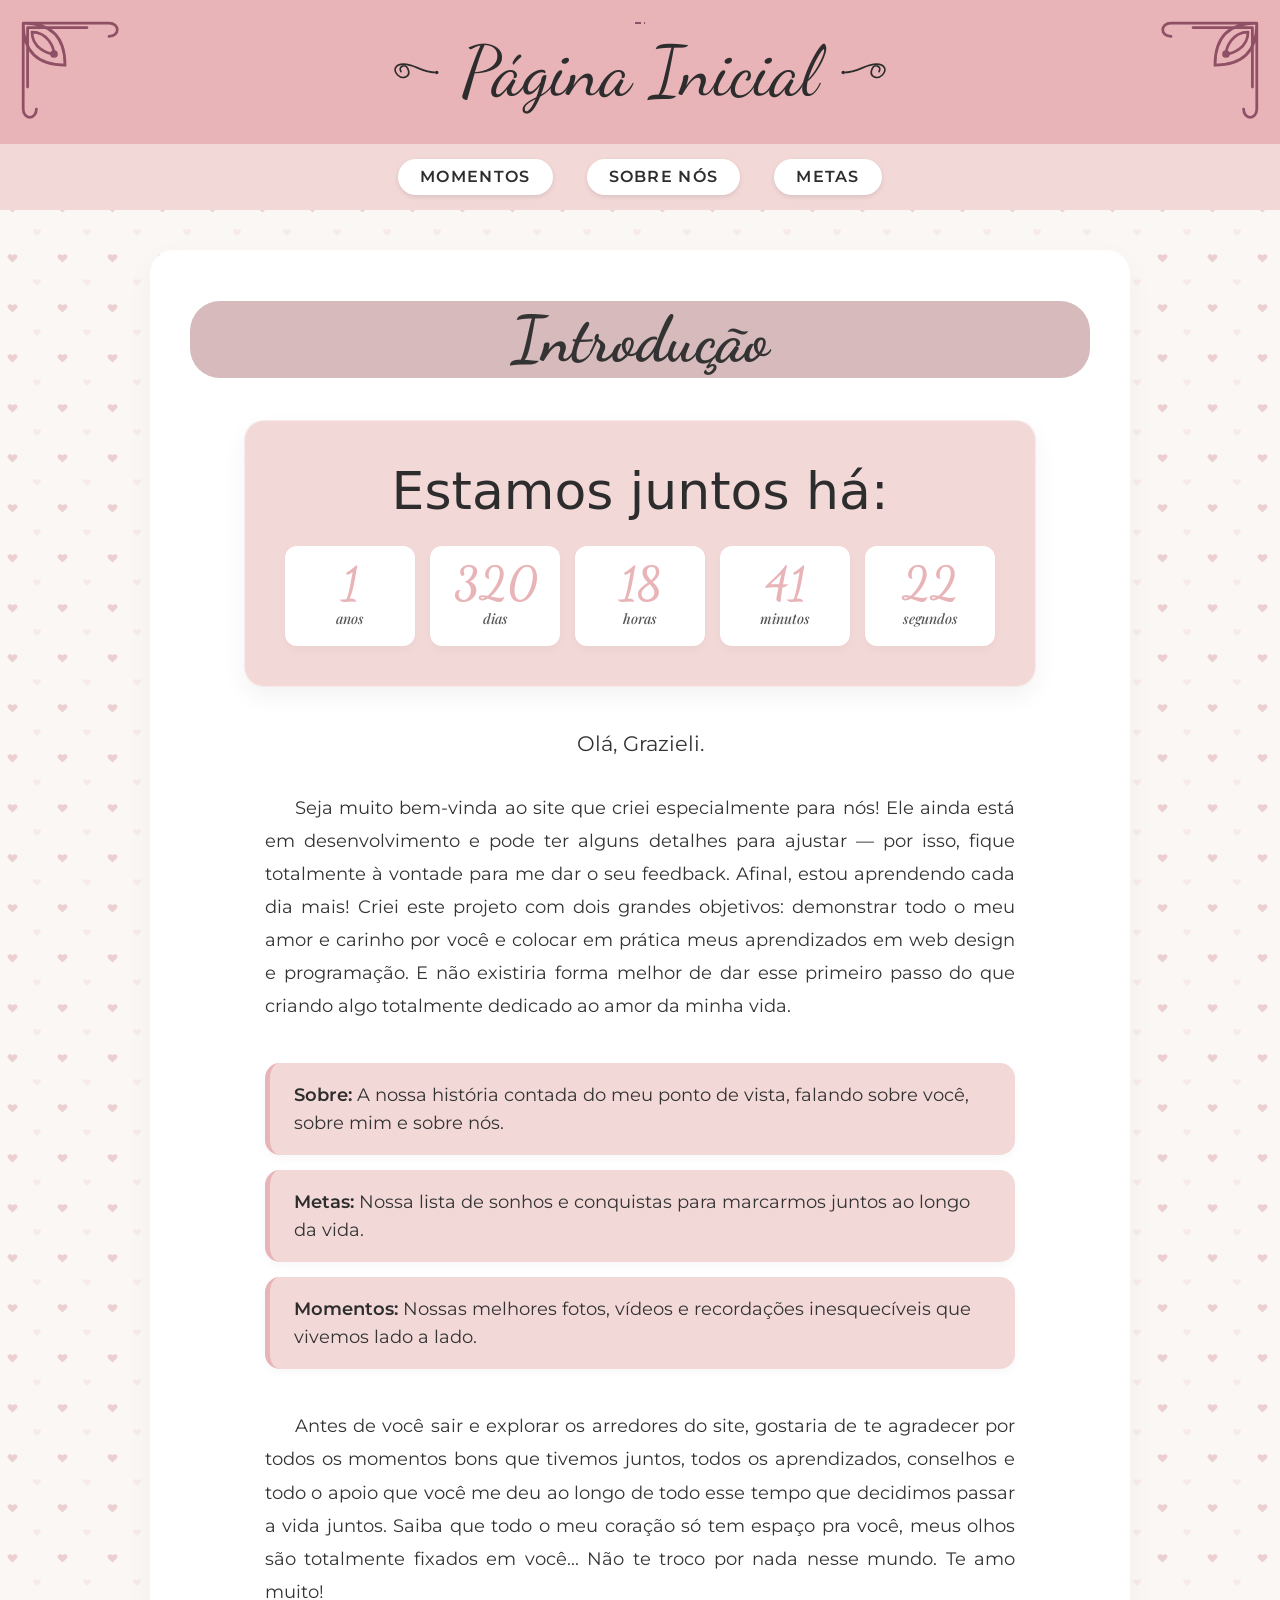
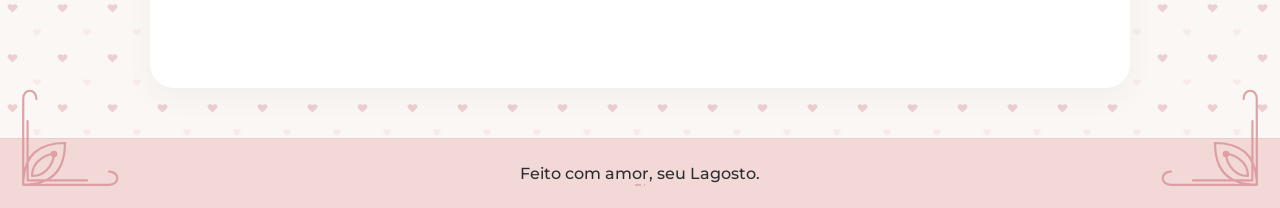
<file: index.html>
<!DOCTYPE html>
<html lang="pt-br">

<head>
    <meta charset="UTF-8">
    <meta name="viewport" content="width=device-width, initial-scale=1.0">
    <title>G & G</title>
    <link rel="stylesheet" href="CSS/index.css">
    <link href="https://fonts.googleapis.com/css2?family=Playfair+Display:ital,wght@0,400..900;1,400..900&display=swap"
        rel="stylesheet">
    <link href="https://fonts.googleapis.com/css2?family=Montserrat:wght@400;500;600&display=swap" rel="stylesheet">
    <link href="https://fonts.googleapis.com/css2?family=Dancing+Script:wght@400;700&display=swap" rel="stylesheet">
</head>

<body>

    <div class="main">
        <h1>Página Inicial</h1>
    </div>

    <div class="menu">
        <a href="momentos.html">Momentos</a>
        <a href="sobre.html">Sobre Nós</a>
        <a href="metas.html">Metas</a>
    </div>

    <!-- CONTAINER CENTRALIZADO DA PÁGINA -->
    <div class="site-container">

        <h1 class="introducao">Introdução</h1>

        <!-- ESTRUTURA DO CONTADOR -->
        <div class="contador-container">
            <h2 class="contador-titulo">Estamos juntos há:</h2>
            <div id="contador">
                <div>
                    <span id="anos">0</span>
                    <span class="label">anos</span>
                </div>
                <div>
                    <span id="dias">0</span>
                    <span class="label">dias</span>
                </div>
                <div>
                    <span id="horas">0</span>
                    <span class="label">horas</span>
                </div>
                <div>
                    <span id="minutos">0</span>
                    <span class="label">minutos</span>
                </div>
                <div>
                    <span id="segundos">0</span>
                    <span class="label">segundos</span>
                </div>
            </div>
        </div>

        <!-- TEXTO 1 -->
        <p class="titulotexto1">Olá, Grazieli.</p>

        <p class="texto1">
            Seja muito bem-vinda ao site que criei especialmente para nós! Ele ainda está em desenvolvimento e pode ter
            alguns detalhes para ajustar — por isso, fique totalmente à vontade para me dar o seu feedback. Afinal,
            estou aprendendo cada dia mais! Criei este projeto com dois grandes objetivos: demonstrar todo o meu amor e
            carinho por você e colocar em prática meus aprendizados em web design e programação. E não existiria forma
            melhor de dar esse primeiro passo do que criando algo totalmente dedicado ao amor da minha vida.
        </p>

        <!-- GUIA DE NAVEGAÇÃO -->
        <ul class="guia-simples">
            <li><strong>Sobre:</strong> A nossa história contada do meu ponto de vista, falando sobre você, sobre mim
                e sobre nós.</li>
            <li><strong>Metas:</strong> Nossa lista de sonhos e conquistas para marcarmos juntos ao longo da vida.
            </li>
            <li><strong>Momentos:</strong> Nossas melhores fotos, vídeos e recordações inesquecíveis que vivemos lado
                a lado.</li>
        </ul>

        <!-- TEXTO 2 -->
        <p class="texto2">
            Antes de você sair e explorar os arredores do site, gostaria de te agradecer por todos os momentos bons que
            tivemos juntos, todos os aprendizados, conselhos e todo o apoio que você me deu ao longo de todo esse tempo
            que decidimos passar a vida juntos. Saiba que todo o meu coração só tem espaço pra você, meus olhos são
            totalmente fixados em você... Não te troco por nada nesse mundo. Te amo muito!
        </p>

    </div>
    <!-- FIM DO SITE-CONTAINER -->

    <footer>
        Feito com amor, seu Lagosto.
    </footer>

    <script src="contador.js"></script>
</body>

</html>
</file>
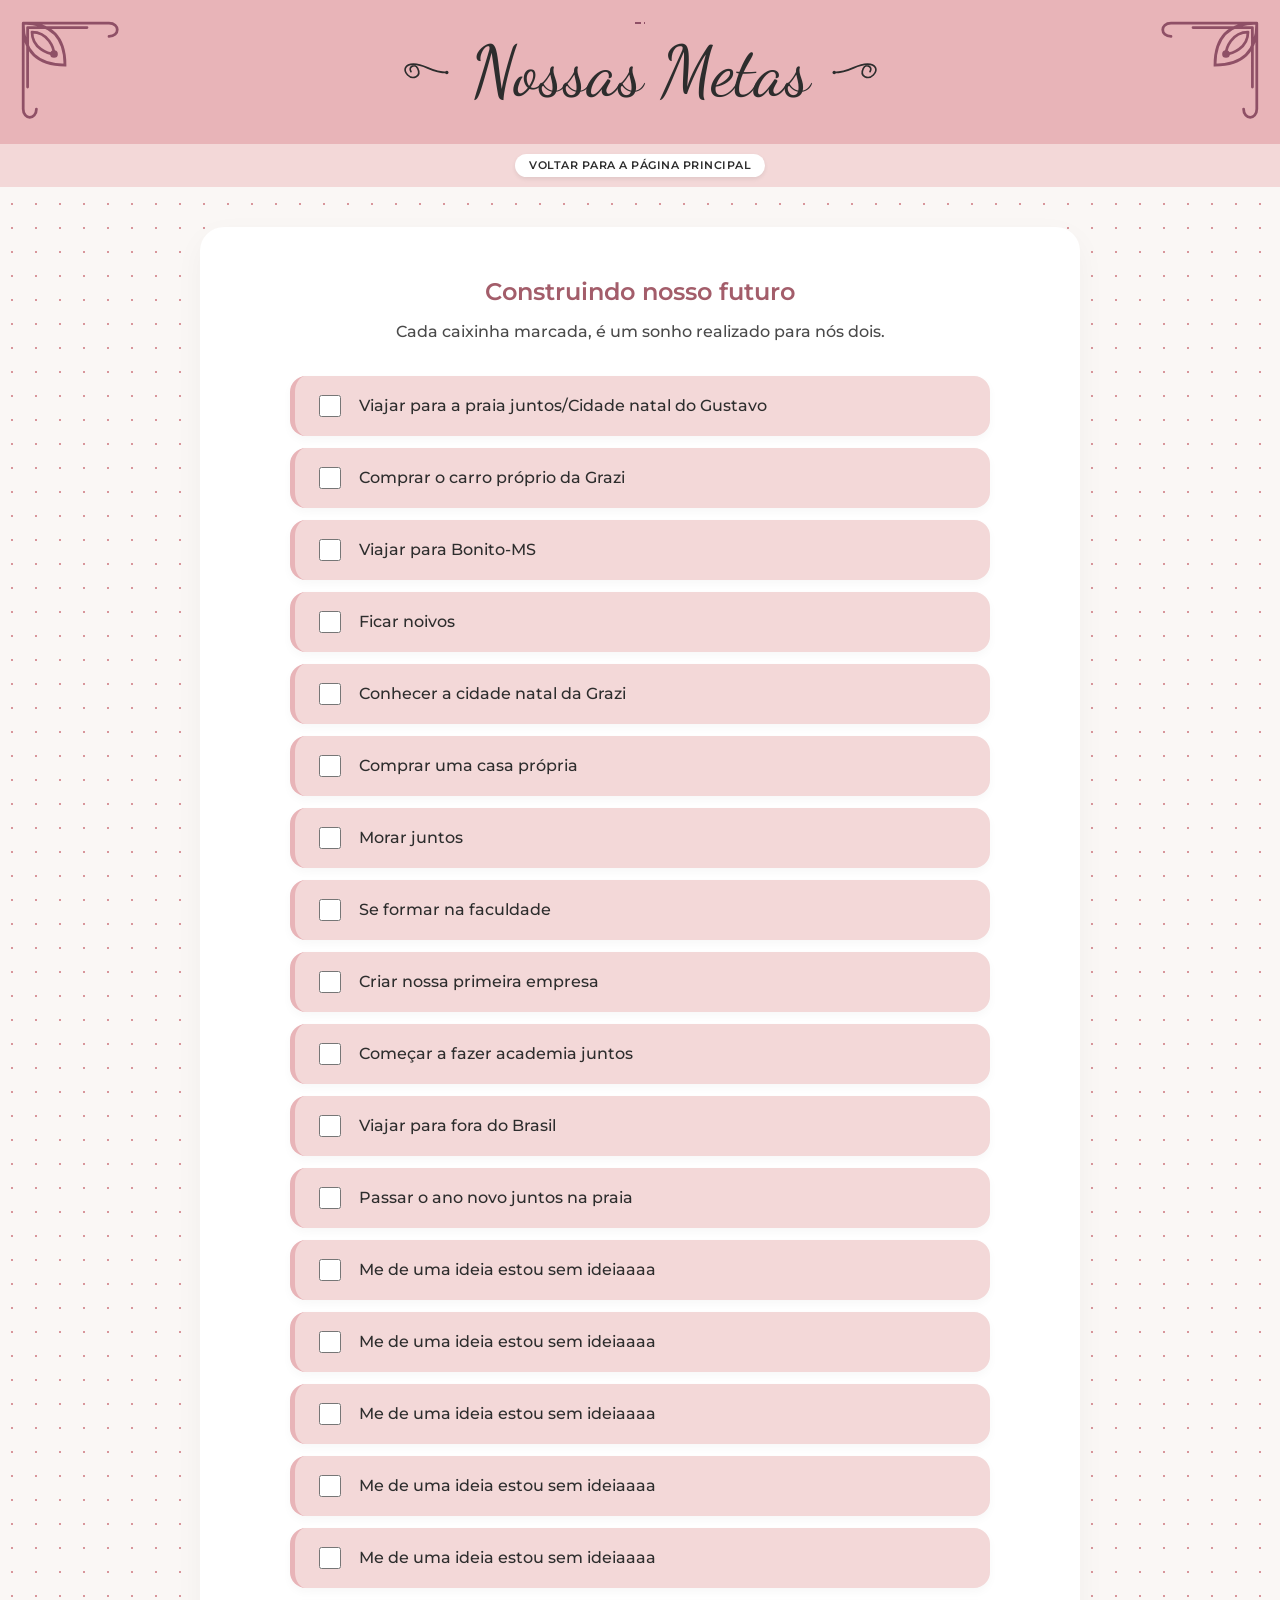
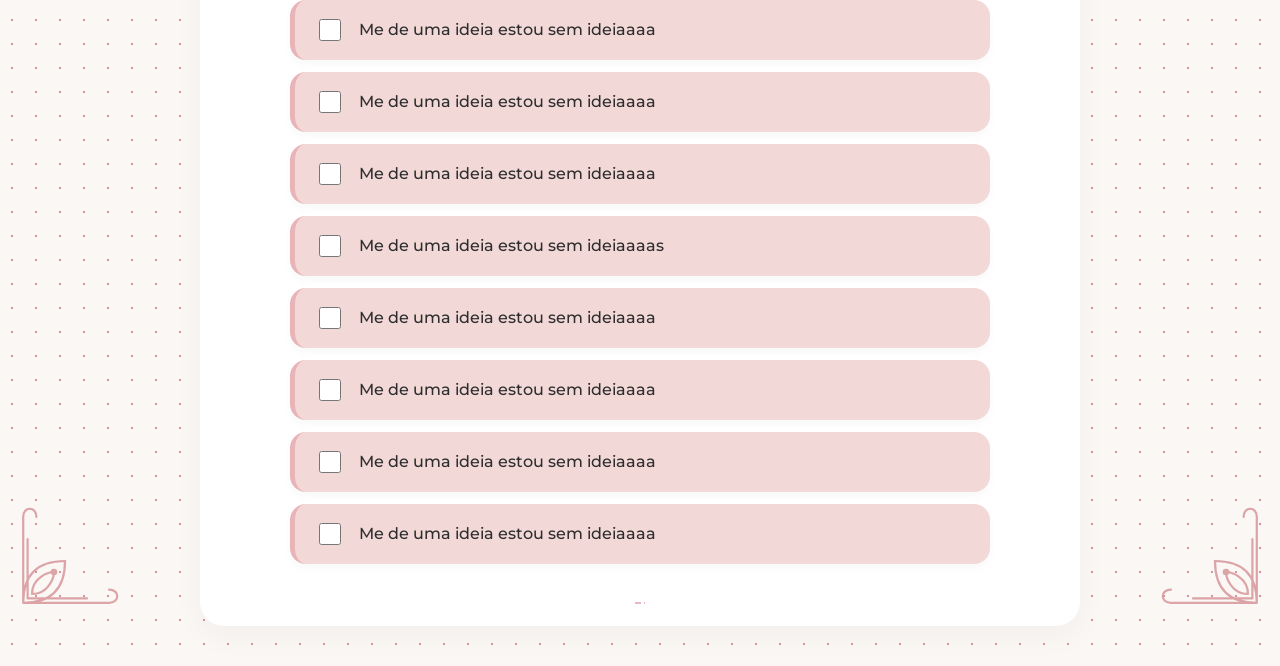
<file: metas.html>
<!DOCTYPE html>
<html lang="pt-BR">

<head>

    <meta charset="UTF-8">
    <meta name="viewport" content="width=device-width, initial-scale=1.0">
    <title>Nossas Metas</title>
    <link rel="stylesheet" href="CSS/metas.css">

</head>


<body>

    <!-- Topo da página com fundo rosa -->
    <div class="main">
        <h1>Nossas Metas</h1>
    </div>

    <!-- Menu de navegação no topo -->
    <div class="menu">
        <a href="index.html">Voltar para a página principal</a>
    </div>

    <!-- Container do cartão central -->
    <div class="site-container">

        <h2>Construindo nosso futuro</h2>

        <p class="titulolista">Cada caixinha marcada, é um sonho realizado para nós dois.</p>

        <!-- Lista de tarefas -->

        <ul class="lista">
            <li class="item">
                <input type="checkbox" id="meta1">
                <span>Viajar para a praia juntos/Cidade natal do Gustavo</span>
            </li>
            <li class="item">
                <input type="checkbox" id="meta2">
                <span>Comprar o carro próprio da Grazi</span>
            </li>
            <li class="item">
                <input type="checkbox" id="meta3">
                <span>Viajar para Bonito-MS</span>
            </li>
            <li class="item">
                <input type="checkbox" id="meta4">
                <span>Ficar noivos</span>
            </li>
            <li class="item">
                <input type="checkbox" id="meta5">
                <span>Conhecer a cidade natal da Grazi</span>
            </li>
            <li class="item">
                <input type="checkbox" id="meta6">
                <span>Comprar uma casa própria</span>
            </li>
            <li class="item">
                <input type="checkbox" id="meta7">
                <span>Morar juntos</span>
            </li>
            <li class="item">
                <input type="checkbox" id="meta8">
                <span>Se formar na faculdade</span>
            </li>
            <li class="item">
                <input type="checkbox" id="meta9">
                <span>Criar nossa primeira empresa</span>
            </li>
            <li class="item">
                <input type="checkbox" id="meta10">
                <span>Começar a fazer academia juntos</span>
            </li>
            <li class="item">
                <input type="checkbox" id="meta11">
                <span>Viajar para fora do Brasil</span>
            </li>
            <li class="item">
                <input type="checkbox" id="meta12">
                <span>Passar o ano novo juntos na praia</span>
            </li>
            <li class="item">
                <input type="checkbox" id="meta13">
                <span>Me de uma ideia estou sem ideiaaaa</span>
            </li>
            <li class="item">
                <input type="checkbox" id="meta14">
                <span>Me de uma ideia estou sem ideiaaaa</span>
            </li>
            <li class="item">
                <input type="checkbox" id="meta15">
                <span>Me de uma ideia estou sem ideiaaaa</span>
            </li>
            <li class="item">
                <input type="checkbox" id="meta16">
                <span>Me de uma ideia estou sem ideiaaaa</span>
            </li>
            <li class="item">
                <input type="checkbox" id="meta17">
                <span>Me de uma ideia estou sem ideiaaaa</span>
            </li>
            <li class="item">
                <input type="checkbox" id="meta18">
                <span>Me de uma ideia estou sem ideiaaaa</span>
            </li>
            <li class="item">
                <input type="checkbox" id="meta19">
                <span>Me de uma ideia estou sem ideiaaaa</span>
            </li>
            <li class="item">
                <input type="checkbox" id="meta20">
                <span>Me de uma ideia estou sem ideiaaaa</span>
            </li>
            <li class="item">
                <input type="checkbox" id="meta21">
                <span>Me de uma ideia estou sem ideiaaaas</span>
            </li>
            <li class="item">
                <input type="checkbox" id="meta22">
                <span>Me de uma ideia estou sem ideiaaaa</span>
            </li>
            <li class="item">
                <input type="checkbox" id="meta23">
                <span>Me de uma ideia estou sem ideiaaaa</span>
            </li>
            <li class="item">
                <input type="checkbox" id="meta24">
                <span>Me de uma ideia estou sem ideiaaaa</span>
            </li>
            <li class="item">
                <input type="checkbox" id="meta25">
                <span>Me de uma ideia estou sem ideiaaaa</span>
            </li>
        </ul>

    </div>

    <!-- Arquivo de lógica JavaScript -->
    <script src="metalista.js"></script>
</body>

</html>
</file>
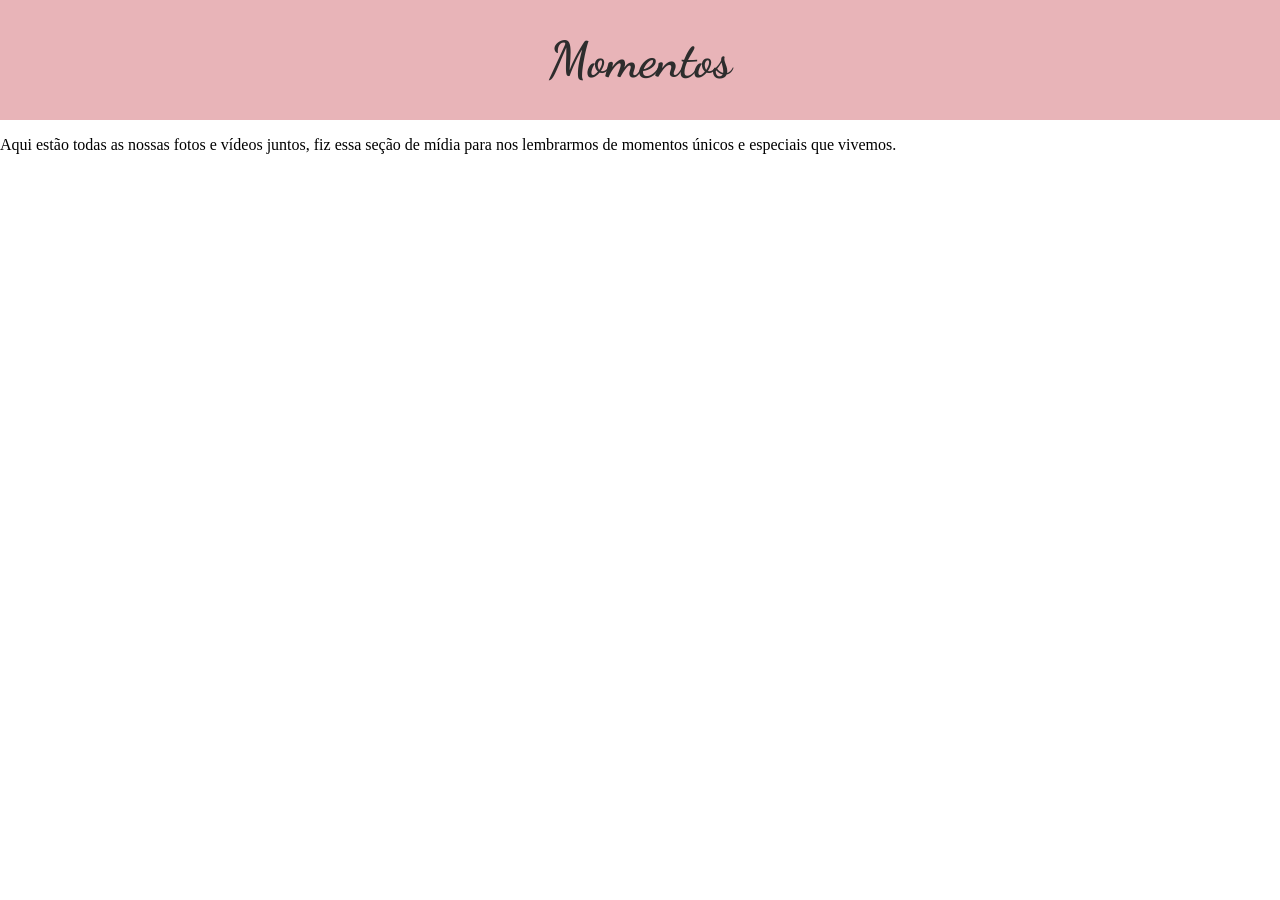
<file: momentos.html>
<!DOCTYPE html>
<html lang="pt-br">

<head>
    <meta charset="UTF-8">
    <meta name="viewport" content="width=device-width, initial-scale=1.0">
    <link rel="stylesheet" href="CSS/momentos.css">
    <link rel="preconnect" href="https://fonts.googleapis.com">
    <link rel="preconnect" href="https://fonts.gstatic.com" crossorigin>
    <link
        href="https://fonts.googleapis.com/css2?family=Dancing+Script:wght@400..700&family=Playfair+Display:ital,wght@0,400..900;1,400..900&display=swap"
        rel="stylesheet">
    <title>Mídia</title>
</head>

<body>

    <div class="menumidia">



    </div>

    <h1 class="tituloprincipal">Momentos</h1>

    <p class="explicacao">
        Aqui estão todas as nossas fotos e vídeos juntos, fiz essa seção de mídia para nos lembrarmos de momentos únicos
        e especiais que vivemos.
    </P>

</body>

</html>
</file>
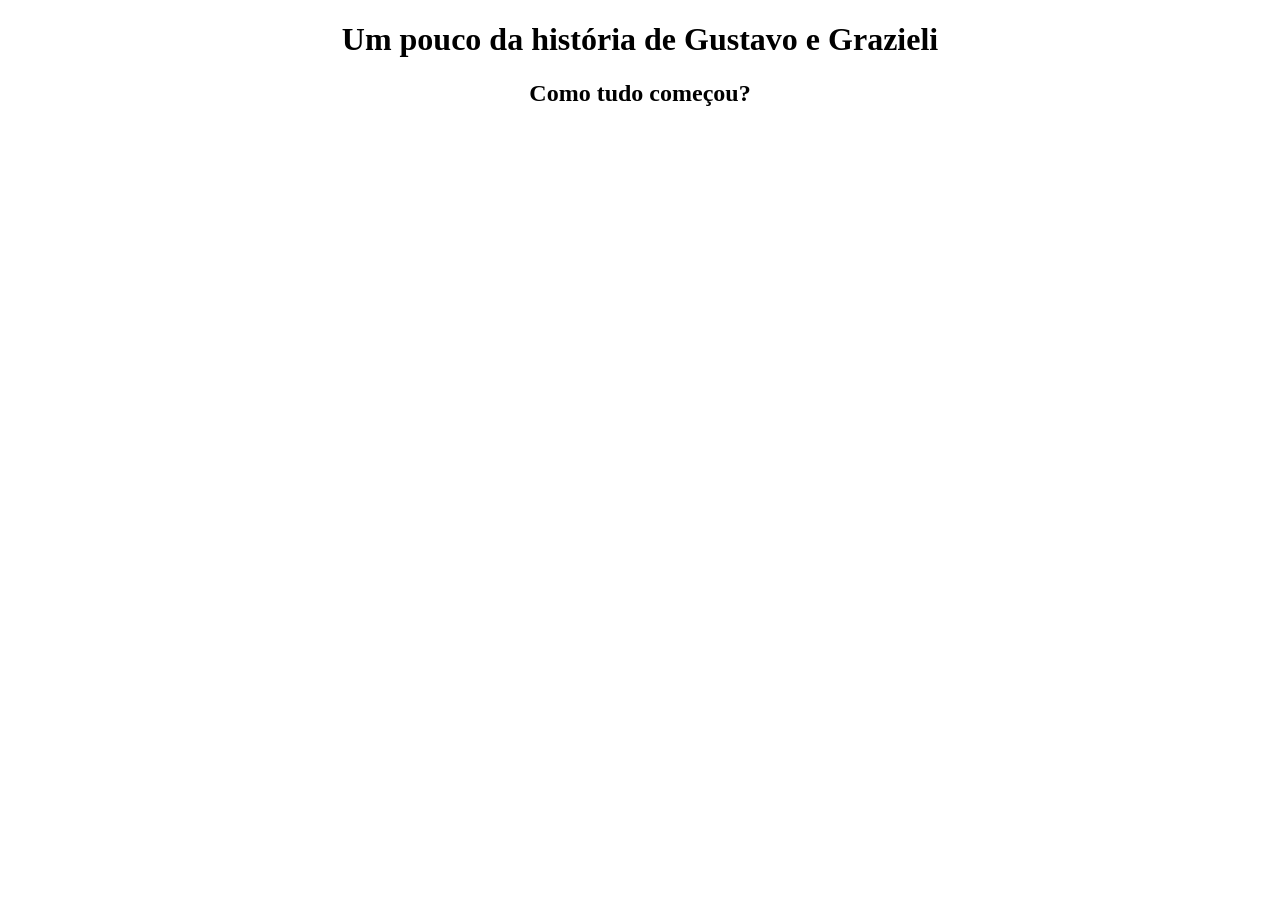
<file: sobre.html>
<!DOCTYPE html>
<html lang="pt-br">

<head>
    <meta charset="UTF-8">
    <meta name="viewport" content="width=device-width, initial-scale=1.0">
    <link rel="stylesheet" href="CSS/sobre.css">
    <title>Sobre nós</title>
</head>

<body>
    <h1 class="umpouco">Um pouco da história de Gustavo e Grazieli</h1>

    <h2 class="comotudo">Como tudo começou?</h2>

    <p></p>


</body>

</html>
</file>
<file: CSS/index.css>
/* ESTILOS GERAIS DA PÁGINA */

body {
    margin: 0;
    padding: 0;
    background-color: #FAF7F5;

    /* Fundo com mini corações em tons de rosa e opacidades diferentes */
    background-image: url("data:image/svg+xml,%3Csvg xmlns='http://www.w3.org/2000/svg' width='60' height='60' viewBox='0 0 60 60'%3E%3Cpath fill='%23d8969b' fill-opacity='0.4' d='M12 5c-1.6 0-3 1.2-3 2.8 0 2.2 3.8 5.2 6 7.2 2.2-2 6-5 6-7.2 0-1.6-1.4-2.8-3-2.8-1.1 0-2.1.6-2.6 1.5C14.1 5.6 13.1 5 12 5z'/%3E%3Cpath fill='%23e8b4b8' fill-opacity='0.18' d='M42 35c-1.3 0-2.4.9-2.4 2.2 0 1.8 3 4.2 4.8 5.8 1.8-1.6 4.8-4 4.8-5.8 0-1.3-1.1-2.2-2.4-2.2-.9 0-1.7.5-2.1 1.2-.4-.7-1.2-1.2-2.1-1.2z'/%3E%3C/svg%3E");
    background-size: 50px 50px;

    font-family: 'Montserrat', sans-serif;
    color: #333333;
    position: relative;
    min-height: 100vh;
}

/* Moldura Superior (Cantos de cima) */
body::before {
    content: '';
    position: absolute;
    top: 10px;
    left: 10px;
    right: 10px;
    height: 120px;
    pointer-events: none;
    z-index: 999;
    opacity: 0.95;
    background-repeat: no-repeat, repeat-x, no-repeat;
    background-position: left top, center 12px, right top;
    background-size: 110px 110px, 100% 2px, 110px 110px;
    background-image:
        url("data:image/svg+xml,%3Csvg xmlns='http://www.w3.org/2000/svg' viewBox='0 0 100 100'%3E%3Cpath d='M 12,12 L 12,90 M 12,12 L 90,12 M 16,16 L 16,70 M 16,16 L 70,16 M 12,12 Q 50,12 50,50 Q 12,50 12,12 M 20,20 C 35,20 40,35 40,40 C 35,40 20,35 20,20 M 12,90 C 12,100 24,100 24,90 M 90,12 C 100,12 100,24 90,24' stroke='%238B4B62' stroke-width='2.5' fill='none' stroke-linecap='round'/%3E%3Ccircle cx='40' cy='40' r='3.5' fill='%238B4B62'/%3E%3C/svg%3E"),
        url("data:image/svg+xml,%3Csvg xmlns='http://www.w3.org/2000/svg' viewBox='0 0 10 2'%3E%3Cline x1='0' y1='1' x2='10' y2='1' stroke='%238B4B62' stroke-width='1.8' stroke-dasharray='6,3'/%3E%3C/svg%3E"),
        url("data:image/svg+xml,%3Csvg xmlns='http://www.w3.org/2000/svg' viewBox='0 0 100 100'%3E%3Cg transform='scale(-1, 1) translate(-100, 0)'%3E%3Cpath d='M 12,12 L 12,90 M 12,12 L 90,12 M 16,16 L 16,70 M 16,16 L 70,16 M 12,12 Q 50,12 50,50 Q 12,50 12,12 M 20,20 C 35,20 40,35 40,40 C 35,40 20,35 20,20 M 12,90 C 12,100 24,100 24,90 M 90,12 C 100,12 100,24 90,24' stroke='%238B4B62' stroke-width='2.5' fill='none' stroke-linecap='round'/%3E%3Ccircle cx='40' cy='40' r='3.5' fill='%238B4B62'/%3E%3C/g%3E%3C/svg%3E");
}

/* Moldura Inferior (Cantos de baixo) */
body::after {
    content: '';
    position: absolute;
    bottom: 10px;
    left: 10px;
    right: 10px;
    height: 120px;
    pointer-events: none;
    z-index: 999;
    opacity: 0.85;
    background-repeat: no-repeat, repeat-x, no-repeat;
    background-position: left bottom, center bottom 12px, right bottom;
    background-size: 110px 110px, 100% 2px, 110px 110px;
    background-image:
        url("data:image/svg+xml,%3Csvg xmlns='http://www.w3.org/2000/svg' viewBox='0 0 100 100'%3E%3Cg transform='scale(1, -1) translate(0, -100)'%3E%3Cpath d='M 12,12 L 12,90 M 12,12 L 90,12 M 16,16 L 16,70 M 16,16 L 70,16 M 12,12 Q 50,12 50,50 Q 12,50 12,12 M 20,20 C 35,20 40,35 40,40 C 35,40 20,35 20,20 M 12,90 C 12,100 24,100 24,90 M 90,12 C 100,12 100,24 90,24' stroke='%23d8969b' stroke-width='2' fill='none' stroke-linecap='round'/%3E%3Ccircle cx='40' cy='40' r='3' fill='%23d8969b'/%3E%3C/g%3E%3C/svg%3E"),
        url("data:image/svg+xml,%3Csvg xmlns='http://www.w3.org/2000/svg' viewBox='0 0 10 2'%3E%3Cline x1='0' y1='1' x2='10' y2='1' stroke='%23d8969b' stroke-width='1.5' stroke-dasharray='6,3'/%3E%3C/svg%3E"),
        url("data:image/svg+xml,%3Csvg xmlns='http://www.w3.org/2000/svg' viewBox='0 0 100 100'%3E%3Cg transform='rotate(180 50 50)'%3E%3Cpath d='M 12,12 L 12,90 M 12,12 L 90,12 M 16,16 L 16,70 M 16,16 L 70,16 M 12,12 Q 50,12 50,50 Q 12,50 12,12 M 20,20 C 35,20 40,35 40,40 C 35,40 20,35 20,20 M 12,90 C 12,100 24,100 24,90 M 90,12 C 100,12 100,24 90,24' stroke='%23d8969b' stroke-width='2' fill='none' stroke-linecap='round'/%3E%3Ccircle cx='40' cy='40' r='3' fill='%23d8969b'/%3E%3C/g%3E%3C/svg%3E");
}

/* PAGETOP */
.main {
    background-color: #E8B4B8;
    text-align: center;
    padding-top: 30px;
    padding-bottom: 30px;
    margin: 0;
    font-family: 'Dancing Script', cursive;
}

.main h1 {
    font-family: 'Dancing Script', cursive;
    font-size: 70px;
    font-weight: 400;
    text-transform: none;
    letter-spacing: normal;
    margin: 0;
    line-height: 1.2;
    color: #2D2D2D;
    display: inline-flex;
    align-items: center;
    justify-content: center;
    gap: 20px;
}

/* Arabesco do LADO ESQUERDO de "Página Inicial" */
.main h1::before {
    content: '';
    display: inline-block;
    width: 50px;
    height: 30px;
    background-repeat: no-repeat;
    background-size: contain;
    background-position: center;
    background-image: url("data:image/svg+xml,%3Csvg xmlns='http://www.w3.org/2000/svg' viewBox='0 0 60 30'%3E%3Cpath d='M 55,15 C 35,15 30,5 15,5 C 5,5 2,12 8,18 C 14,24 25,20 20,10 C 17,4 8,8 12,14' stroke='%232D2D2D' stroke-width='2' fill='none' stroke-linecap='round'/%3E%3Ccircle cx='55' cy='15' r='2' fill='%232D2D2D'/%3E%3C/svg%3E");
}

/* Arabesco do LADO DIREITO de "Página Inicial" */
.main h1::after {
    content: '';
    display: inline-block;
    width: 50px;
    height: 30px;
    background-repeat: no-repeat;
    background-size: contain;
    background-position: center;
    background-image: url("data:image/svg+xml,%3Csvg xmlns='http://www.w3.org/2000/svg' viewBox='0 0 60 30'%3E%3Cg transform='scale(-1, 1) translate(-60, 0)'%3E%3Cpath d='M 55,15 C 35,15 30,5 15,5 C 5,5 2,12 8,18 C 14,24 25,20 20,10 C 17,4 8,8 12,14' stroke='%232D2D2D' stroke-width='2' fill='none' stroke-linecap='round'/%3E%3Ccircle cx='55' cy='15' r='2' fill='%232D2D2D'/%3E%3C/g%3E%3C/svg%3E");
}

/* MENU DE NAVEGAÇÃO */

.menu {
    background-color: #F3D8D8;
    text-align: center;
    padding-top: 15px;
    padding-bottom: 15px;
    margin: 0;
}

.menu a {
    letter-spacing: 1.3px;
    font-size: medium;
    text-decoration: none;
    font-weight: 600;
    display: inline-flex;
    line-height: 1;
    margin: 0 15px;
    font-family: 'Montserrat', sans-serif;
    background-color: #ffffff;
    padding: 10px 22px;
    border-radius: 25px;
    box-shadow: 0 2px 5px rgba(0, 0, 0, 0.1);
    transition: all 0.3s ease;
    color: #2D2D2D;
    text-transform: uppercase;
}

.menu a:hover {
    background-color: #f0f0f0;
    transform: translateY(-2px);
}

/* CONTAINER MAIN */

.site-container {
    max-width: 900px;
    margin: 40px auto;
    background-color: #ffffff;
    padding: 50px 40px;
    border-radius: 24px;
    box-shadow: 0 10px 30px rgba(0, 0, 0, 0.04);
}

/* TEXTOS E TÍTULOS */

.introducao {
    text-align: center;
    font-size: 400%;
    font-family: 'Dancing Script', cursive;
    font-weight: 300%;
    color: #333333;
    margin-top: 0.5px;
    background-color: #d6babc;
    border-radius: 30px;
}

.titulotexto1 {
    text-align: center;
    font-family: 'Montserrat', sans-serif;
    font-size: 130%;
    line-height: 1.6;
    color: #333333;
    margin: 40px 20px 20px 20px;
}

.texto1,
.texto2,
.texto3 {
    text-align: justify;
    font-family: 'Montserrat', sans-serif;
    font-size: 115%;
    line-height: 1.8;
    color: #333333;
    text-indent: 30px;
    margin: 30px auto;
    max-width: 750px;
}

/* CONTADOR DE TEMPO */

.contador-container {
    background-color: #F3D8D8;
    text-align: center;
    padding: 40px 20px;
    margin: 40px auto;
    max-width: 750px;
    border-radius: 20px;
    box-shadow: 0 10px 25px rgba(0, 0, 0, 0.05);
    border: 1px solid rgba(255, 255, 255, 0.5);
}

.contador-container .contador-titulo {
    font-family: system-ui, -apple-system, BlinkMacSystemFont, 'Segoe UI', Roboto, Oxygen, Ubuntu, Cantarell, 'Open Sans', 'Helvetica Neue', sans-serif;
    font-size: 52px;
    color: #2D2D2D;
    margin-top: 0;
    margin-bottom: 25px;
    font-weight: 300;
}

#contador {
    display: flex;
    flex-wrap: wrap;
    justify-content: center;
    gap: 15px;
}

#contador>div {
    background: #ffffff;
    padding: 15px 20px;
    border-radius: 12px;
    box-shadow: 0 4px 8px rgba(0, 0, 0, 0.03);
    min-width: 90px;
    display: flex;
    flex-direction: column;
    align-items: center;
}

#contador span {
    font-family: 'Dancing Script', cursive;
    font-size: 46px;
    font-weight: 700;
    color: #E8B4B8;
    line-height: 1;
    margin-bottom: 5px;
}

#contador .label {
    font-family: 'Playfair Display', serif;
    font-size: 14px;
    text-transform: lowercase;
    font-style: italic;
    color: #555555;
    font-weight: 500;
}

/* GUIA DAS ABAS */

.guia-simples {
    list-style: none;
    padding: 0;
    margin: 40px auto;
    max-width: 750px;
}

.guia-simples li {
    background-color: #F3D8D8;
    font-family: 'Montserrat', sans-serif;
    color: #333333;
    font-size: 110%;
    line-height: 1.6;
    padding: 18px 24px;
    margin-bottom: 15px;
    border-radius: 15px;
    box-shadow: 0 4px 10px rgba(0, 0, 0, 0.03);
    border-left: 5px solid #E8B4B8;
    transition: transform 0.3s ease, box-shadow 0.3s ease;
}

.guia-simples li:hover {
    transform: translateY(-2px);
    box-shadow: 0 6px 15px rgba(0, 0, 0, 0.06);
}

.guia-simples strong {
    color: #2D2D2D;
    font-weight: 600;
}

/* RODAPÉ */

footer {
    text-align: center;
    padding: 25px 15px;
    font-family: 'Montserrat', sans-serif;
    font-size: 16px;
    font-weight: 500;
    color: #2D2D2D;
    background-color: #F3D8D8;
    border-top: 1px solid rgba(0, 0, 0, 0.05);
    margin-top: 50px;
}

/* COMPATIBILIDADE PARA CELULAR */

@media (max-width: 600px) {

    body::before,
    body::after {
        height: 60px;
        background-size: 60px 60px, 100% 2px, 60px 60px;
        top: 5px;
        left: 5px;
        right: 5px;
    }

    body::after {
        top: auto;
        bottom: 5px;
    }

    .main h1 {
        font-size: 45px;
        gap: 8px;
    }

    .main h1::before,
    .main h1::after {
        width: 30px;
        height: 20px;
    }

    .menu {
        display: flex;
        justify-content: center;
        gap: 8px;
        padding: 10px 5px;
    }

    .menu a {
        font-size: 11px;
        padding: 8px 12px;
        margin: 0;
        letter-spacing: 0.5px;
    }

    .site-container {
        margin: 15px 10px;
        padding: 25px 15px;
        border-radius: 16px;
    }

    .introducao {
        font-size: 220%;
    }

    .texto1,
    .texto2,
    .texto3 {
        font-size: 105%;
        text-indent: 15px;
        padding: 0;
    }

    .contador-container {
        padding: 20px 10px;
        margin: 25px auto;
    }

    .contador-container .contador-titulo {
        font-size: 32px;
        margin-bottom: 15px;
    }

    #contador {
        gap: 8px;
    }

    #contador>div {
        min-width: 55px;
        padding: 8px;
    }

    #contador span {
        font-size: 30px;
    }

    #contador .label {
        font-size: 11px;
    }

    .guia-simples li {
        padding: 14px 16px;
        font-size: 95%;
    }

    footer {
        font-size: 14px;
        padding: 20px 10px;
    }
}
</file>
<file: CSS/metas.css>
/* fonte importada */
@import url('https://fonts.googleapis.com/css2?family=Dancing+Script:wght@400;700&family=Montserrat:wght@400;500;600&display=swap');

/* estilos gerais */
body {
    margin: 0;
    padding: 0;
    background-color: #FAF7F5;
    background-image: radial-gradient(#d8969b 1.5px, transparent 1.5px);
    background-size: 24px 24px;
    font-family: 'Montserrat', sans-serif;
    color: #333333;
    position: relative;
    min-height: 100vh;
}

/* Moldura Superior (Cantos de cima) */
body::before {
    content: '';
    position: absolute;
    top: 10px;
    left: 10px;
    right: 10px;
    height: 120px;
    pointer-events: none;
    z-index: 999;
    opacity: 0.95;
    background-repeat: no-repeat, repeat-x, no-repeat;
    background-position: left top, center 12px, right top;
    background-size: 110px 110px, 100% 2px, 110px 110px;
    background-image:
        url("data:image/svg+xml,%3Csvg xmlns='http://www.w3.org/2000/svg' viewBox='0 0 100 100'%3E%3Cpath d='M 12,12 L 12,90 M 12,12 L 90,12 M 16,16 L 16,70 M 16,16 L 70,16 M 12,12 Q 50,12 50,50 Q 12,50 12,12 M 20,20 C 35,20 40,35 40,40 C 35,40 20,35 20,20 M 12,90 C 12,100 24,100 24,90 M 90,12 C 100,12 100,24 90,24' stroke='%238B4B62' stroke-width='2.5' fill='none' stroke-linecap='round'/%3E%3Ccircle cx='40' cy='40' r='3.5' fill='%238B4B62'/%3E%3C/svg%3E"),
        url("data:image/svg+xml,%3Csvg xmlns='http://www.w3.org/2000/svg' viewBox='0 0 10 2'%3E%3Cline x1='0' y1='1' x2='10' y2='1' stroke='%238B4B62' stroke-width='1.8' stroke-dasharray='6,3'/%3E%3C/svg%3E"),
        url("data:image/svg+xml,%3Csvg xmlns='http://www.w3.org/2000/svg' viewBox='0 0 100 100'%3E%3Cg transform='scale(-1, 1) translate(-100, 0)'%3E%3Cpath d='M 12,12 L 12,90 M 12,12 L 90,12 M 16,16 L 16,70 M 16,16 L 70,16 M 12,12 Q 50,12 50,50 Q 12,50 12,12 M 20,20 C 35,20 40,35 40,40 C 35,40 20,35 20,20 M 12,90 C 12,100 24,100 24,90 M 90,12 C 100,12 100,24 90,24' stroke='%238B4B62' stroke-width='2.5' fill='none' stroke-linecap='round'/%3E%3Ccircle cx='40' cy='40' r='3.5' fill='%238B4B62'/%3E%3C/g%3E%3C/svg%3E");
}

/* Moldura Inferior (Cantos de baixo) */
body::after {
    content: '';
    position: absolute;
    bottom: 10px;
    left: 10px;
    right: 10px;
    height: 120px;
    pointer-events: none;
    z-index: 999;
    opacity: 0.85;
    background-repeat: no-repeat, repeat-x, no-repeat;
    background-position: left bottom, center bottom 12px, right bottom;
    background-size: 110px 110px, 100% 2px, 110px 110px;
    background-image:
        url("data:image/svg+xml,%3Csvg xmlns='http://www.w3.org/2000/svg' viewBox='0 0 100 100'%3E%3Cg transform='scale(1, -1) translate(0, -100)'%3E%3Cpath d='M 12,12 L 12,90 M 12,12 L 90,12 M 16,16 L 16,70 M 16,16 L 70,16 M 12,12 Q 50,12 50,50 Q 12,50 12,12 M 20,20 C 35,20 40,35 40,40 C 35,40 20,35 20,20 M 12,90 C 12,100 24,100 24,90 M 90,12 C 100,12 100,24 90,24' stroke='%23d8969b' stroke-width='2' fill='none' stroke-linecap='round'/%3E%3Ccircle cx='40' cy='40' r='3' fill='%23d8969b'/%3E%3C/g%3E%3C/svg%3E"),
        url("data:image/svg+xml,%3Csvg xmlns='http://www.w3.org/2000/svg' viewBox='0 0 10 2'%3E%3Cline x1='0' y1='1' x2='10' y2='1' stroke='%23d8969b' stroke-width='1.5' stroke-dasharray='6,3'/%3E%3C/svg%3E"),
        url("data:image/svg+xml,%3Csvg xmlns='http://www.w3.org/2000/svg' viewBox='0 0 100 100'%3E%3Cg transform='rotate(180 50 50)'%3E%3Cpath d='M 12,12 L 12,90 M 12,12 L 90,12 M 16,16 L 16,70 M 16,16 L 70,16 M 12,12 Q 50,12 50,50 Q 12,50 12,12 M 20,20 C 35,20 40,35 40,40 C 35,40 20,35 20,20 M 12,90 C 12,100 24,100 24,90 M 90,12 C 100,12 100,24 90,24' stroke='%23d8969b' stroke-width='2' fill='none' stroke-linecap='round'/%3E%3Ccircle cx='40' cy='40' r='3' fill='%23d8969b'/%3E%3C/g%3E%3C/svg%3E");
}

/* topo da pagina */
.main {
    background-color: #E8B4B8;
    text-align: center;
    padding-top: 30px;
    padding-bottom: 30px;
    margin: 0;
}

.main h1 {
    font-family: 'Dancing Script', cursive;
    font-size: 70px;
    font-weight: 400;
    margin: 0;
    line-height: 1.2;
    color: #2D2D2D;
    display: inline-flex;
    align-items: center;
    justify-content: center;
    gap: 20px;
}

/* Arabesco do LADO ESQUERDO de "Nossas Metas" */
.main h1::before {
    content: '';
    display: inline-block;
    width: 50px;
    height: 30px;
    background-repeat: no-repeat;
    background-size: contain;
    background-position: center;
    background-image: url("data:image/svg+xml,%3Csvg xmlns='http://www.w3.org/2000/svg' viewBox='0 0 60 30'%3E%3Cpath d='M 55,15 C 35,15 30,5 15,5 C 5,5 2,12 8,18 C 14,24 25,20 20,10 C 17,4 8,8 12,14' stroke='%232D2D2D' stroke-width='2' fill='none' stroke-linecap='round'/%3E%3Ccircle cx='55' cy='15' r='2' fill='%232D2D2D'/%3E%3C/svg%3E");
}

/* Arabesco do LADO DIREITO de "Nossas Metas" */
.main h1::after {
    content: '';
    display: inline-block;
    width: 50px;
    height: 30px;
    background-repeat: no-repeat;
    background-size: contain;
    background-position: center;
    background-image: url("data:image/svg+xml,%3Csvg xmlns='http://www.w3.org/2000/svg' viewBox='0 0 60 30'%3E%3Cg transform='scale(-1, 1) translate(-60, 0)'%3E%3Cpath d='M 55,15 C 35,15 30,5 15,5 C 5,5 2,12 8,18 C 14,24 25,20 20,10 C 17,4 8,8 12,14' stroke='%232D2D2D' stroke-width='2' fill='none' stroke-linecap='round'/%3E%3Ccircle cx='55' cy='15' r='2' fill='%232D2D2D'/%3E%3C/g%3E%3C/svg%3E");
}

/* menu de navegacao */
.menu {
    background-color: #F3D8D8;
    text-align: center;
    padding-top: 10px;
    padding-bottom: 10px;
    margin: 0;
}

.menu a {
    letter-spacing: 0.5px;
    font-size: 11px;
    text-decoration: none;
    font-weight: 600;
    display: inline-flex;
    line-height: 1;
    margin: 0 15px;
    font-family: 'Montserrat', sans-serif;
    background-color: #ffffff;
    padding: 6px 14px;
    border-radius: 15px;
    box-shadow: 0 2px 4px rgba(0, 0, 0, 0.08);
    transition: all 0.3s ease;
    color: #2D2D2D;
    text-transform: uppercase;
}

.menu a:hover {
    background-color: #f0f0f0;
    transform: translateY(-2px);
}

/* container principal */
.site-container {
    max-width: 800px;
    margin: 40px auto;
    background-color: #ffffff;
    padding: 50px 40px;
    border-radius: 24px;
    box-shadow: 0 10px 30px rgba(0, 0, 0, 0.04);
}

/* titulos e subtitulos */
h1 {
    font-family: 'Dancing Script', cursive;
    font-size: 65px;
    font-weight: 700;
    text-align: center;
    color: #2D2D2D;
    margin: 0 0 10px 0;
    line-height: 1.2;
}

/* Título "Construindo nosso futuro" - Mais escuro para melhor contraste */
h2 {
    font-family: 'Montserrat', sans-serif;
    font-size: 24px;
    font-weight: 600;
    text-align: center;
    color: #A35D6A;
    margin: 0 0 15px 0;
}

/* Subtítulo "Cada caixinha marcada..." - Cinza escuro para melhor leitura */
.titulolista {
    text-align: center;
    font-family: 'Montserrat', sans-serif;
    font-size: 16px;
    font-weight: 500;
    color: #4A4A4A;
    margin-bottom: 35px;
}

/* estrutura da lista */
.lista {
    list-style: none;
    padding: 0;
    margin: 0 auto;
    max-width: 700px;
}

.item {
    display: flex;
    align-items: center;
    background-color: #F3D8D8;
    padding: 16px 20px;
    margin-bottom: 12px;
    border-radius: 16px;
    box-shadow: 0 4px 10px rgba(0, 0, 0, 0.03);
    border-left: 5px solid #E8B4B8;
    transition: transform 0.2s ease, box-shadow 0.2s ease;
    cursor: pointer;
}

.item:hover {
    transform: translateY(-2px);
    box-shadow: 0 6px 15px rgba(0, 0, 0, 0.06);
}

/* caixinhas */
.item input[type="checkbox"] {
    width: 22px;
    height: 22px;
    margin-right: 18px;
    cursor: pointer;
    accent-color: #E8B4B8;
    flex-shrink: 0;
}

/* texto e efeito da caixa quando selecionada */
.item span {
    font-family: 'Montserrat', sans-serif;
    font-size: 16px;
    font-weight: 500;
    color: #2D2D2D;
    line-height: 1.4;
    transition: color 0.2s ease, text-decoration 0.2s ease;
}

/* Risca o texto e muda a cor quando a meta for marcada */
.item input[type="checkbox"]:checked+span {
    text-decoration: line-through;
    color: #888888;
}

/* Compatibilidade com o celular */
@media (max-width: 600px) {

    body::before,
    body::after {
        height: 60px;
        background-size: 60px 60px, 100% 2px, 60px 60px;
        top: 5px;
        left: 5px;
        right: 5px;
    }

    body::after {
        top: auto;
        bottom: 5px;
    }

    .main h1 {
        font-size: 40px;
        gap: 8px;
    }

    .main h1::before,
    .main h1::after {
        width: 30px;
        height: 20px;
    }

    .menu {
        display: flex;
        justify-content: center;
        gap: 8px;
        padding: 8px 5px;
    }

    .menu a {
        font-size: 10px;
        padding: 5px 10px;
        margin: 0;
    }

    .site-container {
        margin: 15px 10px;
        padding: 30px 15px;
        border-radius: 16px;
    }

    h1 {
        font-size: 45px;
    }

    h2 {
        font-size: 18px;
    }

    .titulolista {
        font-size: 14px;
        margin-bottom: 25px;
    }

    .item {
        padding: 12px 14px;
        margin-bottom: 10px;
        border-radius: 12px;
    }

    .item span {
        font-size: 14px;
    }

    .item input[type="checkbox"] {
        width: 18px;
        height: 18px;
        margin-right: 12px;
    }
}

/* botao voltar a pagina principal */
.botao-voltar {
    text-align: center;
    margin-top: 35px;
}

.botao-voltar a {
    letter-spacing: 1.3px;
    font-size: medium;
    text-decoration: none;
    font-weight: 600;
    display: inline-flex;
    line-height: 1;
    font-family: 'Montserrat', sans-serif;
    background-color: hsl(0, 6%, 80%);
    padding: 12px 24px;
    border-radius: 25px;
    box-shadow: 0 2px 5px rgba(0, 0, 0, 0.1);
    transition: all 0.3s ease;
    color: #2D2D2D;
    text-transform: uppercase;
}

.botao-voltar a:hover {
    background-color: #d7c9ca;
    transform: translateY(-2px);
}
</file>
<file: CSS/momentos.css>
body {
    margin: 0;
    padding: 0;
}

.tituloprincipal {
    background-color: #E8B4B8;
    text-align: center;
    padding-top: 30px;
    padding-bottom: 30px;
    margin: 0;
    font-family: 'Dancing Script', cursive;
    font-size: 50px;
    font-weight: 700;
    text-transform: none;
    letter-spacing: normal;
    line-height: 1.2;
    color: #2D2D2D;
}
</file>
<file: CSS/sobre.css>
body {
    margin: 0;
    padding: 0;
}

.umpouco {
    text-align: center;
}

.comotudo {
    text-align: center;
}
</file>
